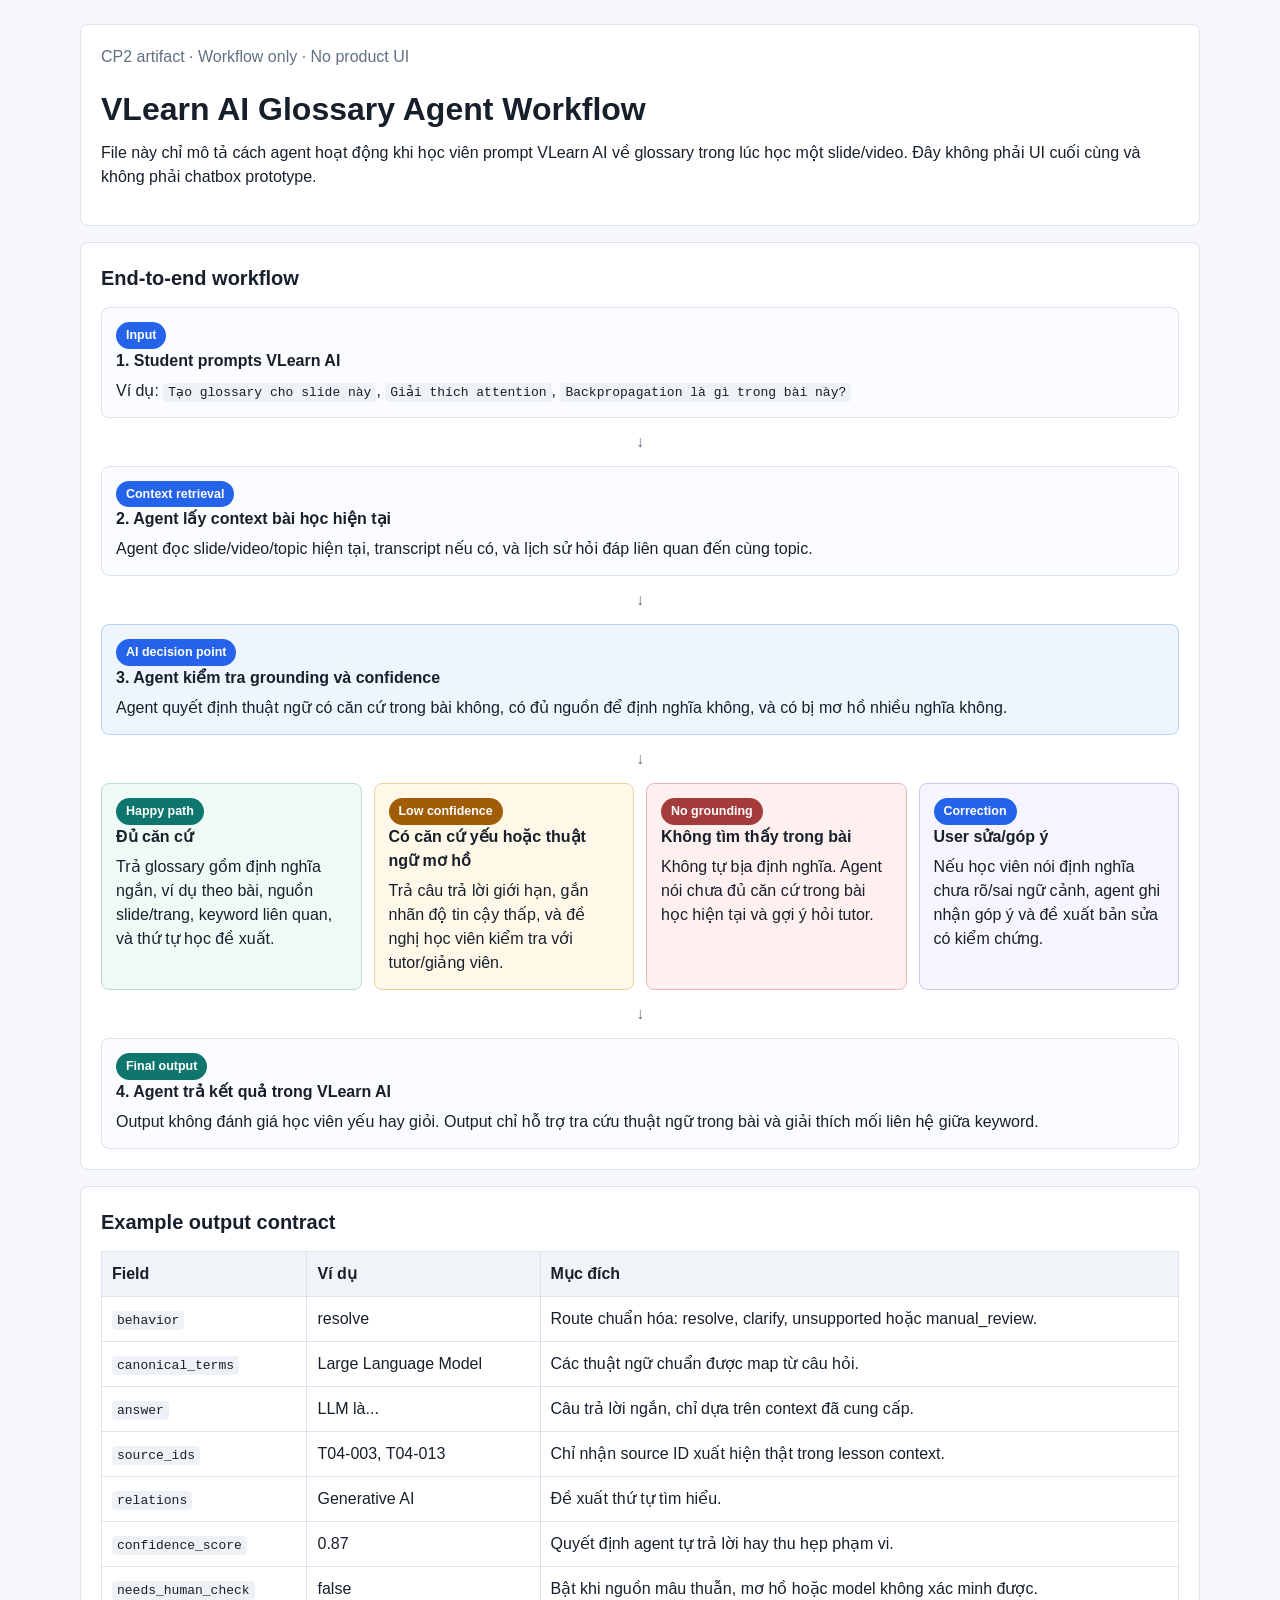
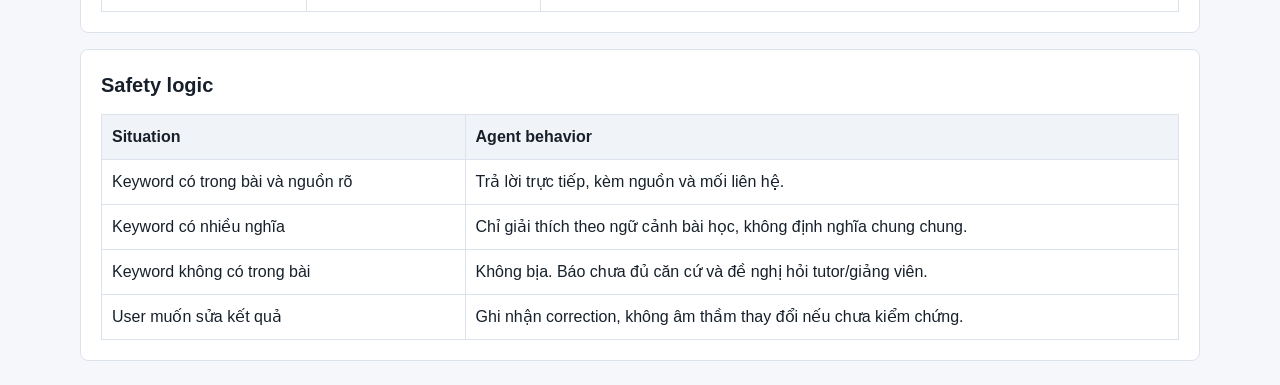
<file: codebase/index.html>
<!doctype html>
<html lang="vi">
  <head>
    <meta charset="utf-8" />
    <meta name="viewport" content="width=device-width, initial-scale=1" />
    <title>CP2 Workflow - VLearn AI Glossary Agent</title>
    <style>
      :root {
        --bg: #f6f7fb;
        --card: #ffffff;
        --ink: #17202a;
        --muted: #617083;
        --line: #dce3ec;
        --blue: #2563eb;
        --green: #0f766e;
        --amber: #a15c07;
        --red: #a43c3c;
      }

      * {
        box-sizing: border-box;
      }

      body {
        margin: 0;
        background: var(--bg);
        color: var(--ink);
        font-family: Arial, Helvetica, sans-serif;
        line-height: 1.5;
      }

      main {
        width: min(1120px, calc(100vw - 32px));
        margin: 24px auto;
      }

      header,
      section {
        border: 1px solid var(--line);
        border-radius: 8px;
        background: var(--card);
        padding: 20px;
      }

      section {
        margin-top: 16px;
      }

      h1,
      h2,
      h3,
      p {
        margin-top: 0;
      }

      h1 {
        margin-bottom: 8px;
        font-size: 2rem;
      }

      h2 {
        margin-bottom: 14px;
        font-size: 1.25rem;
      }

      .muted {
        color: var(--muted);
      }

      .flow {
        display: grid;
        gap: 12px;
      }

      .node {
        border: 1px solid var(--line);
        border-radius: 8px;
        padding: 14px;
        background: #fbfcff;
      }

      .node strong {
        display: block;
        margin-bottom: 6px;
      }

      .decision {
        border-color: #b9d0f5;
        background: #eef5ff;
      }

      .output {
        border-color: #b9ded8;
        background: #effaf7;
      }

      .warning {
        border-color: #edd19f;
        background: #fff7e8;
      }

      .failure {
        border-color: #e7b9b9;
        background: #fff0f0;
      }

      .correction {
        border-color: #c9c8f1;
        background: #f5f4ff;
      }

      .arrow {
        color: var(--muted);
        font-weight: 700;
        text-align: center;
      }

      .branches {
        display: grid;
        grid-template-columns: repeat(4, minmax(0, 1fr));
        gap: 12px;
      }

      .tag {
        display: inline-block;
        border-radius: 999px;
        padding: 4px 10px;
        color: #fff;
        font-size: 0.78rem;
        font-weight: 700;
      }

      .blue {
        background: var(--blue);
      }

      .green {
        background: var(--green);
      }

      .amber {
        background: var(--amber);
      }

      .red {
        background: var(--red);
      }

      table {
        width: 100%;
        border-collapse: collapse;
      }

      th,
      td {
        border: 1px solid var(--line);
        padding: 10px;
        text-align: left;
        vertical-align: top;
      }

      th {
        background: #f0f3f7;
      }

      code {
        border-radius: 4px;
        background: #eef2f7;
        padding: 2px 5px;
      }

      @media (max-width: 900px) {
        .branches {
          grid-template-columns: 1fr;
        }
      }
    </style>
  </head>
  <body>
    <main>
      <header>
        <p class="muted">CP2 artifact · Workflow only · No product UI</p>
        <h1>VLearn AI Glossary Agent Workflow</h1>
        <p>
          File này chỉ mô tả cách agent hoạt động khi học viên prompt VLearn AI về glossary trong lúc học
          một slide/video. Đây không phải UI cuối cùng và không phải chatbox prototype.
        </p>
      </header>

      <section>
        <h2>End-to-end workflow</h2>
        <div class="flow">
          <div class="node">
            <span class="tag blue">Input</span>
            <strong>1. Student prompts VLearn AI</strong>
            Ví dụ: <code>Tạo glossary cho slide này</code>, <code>Giải thích attention</code>,
            <code>Backpropagation là gì trong bài này?</code>
          </div>

          <div class="arrow">↓</div>

          <div class="node">
            <span class="tag blue">Context retrieval</span>
            <strong>2. Agent lấy context bài học hiện tại</strong>
            Agent đọc slide/video/topic hiện tại, transcript nếu có, và lịch sử hỏi đáp liên quan đến cùng topic.
          </div>

          <div class="arrow">↓</div>

          <div class="node decision">
            <span class="tag blue">AI decision point</span>
            <strong>3. Agent kiểm tra grounding và confidence</strong>
            Agent quyết định thuật ngữ có căn cứ trong bài không, có đủ nguồn để định nghĩa không, và có bị mơ hồ
            nhiều nghĩa không.
          </div>

          <div class="arrow">↓</div>

          <div class="branches">
            <div class="node output">
              <span class="tag green">Happy path</span>
              <strong>Đủ căn cứ</strong>
              Trả glossary gồm định nghĩa ngắn, ví dụ theo bài, nguồn slide/trang, keyword liên quan, và thứ tự học
              đề xuất.
            </div>

            <div class="node warning">
              <span class="tag amber">Low confidence</span>
              <strong>Có căn cứ yếu hoặc thuật ngữ mơ hồ</strong>
              Trả câu trả lời giới hạn, gắn nhãn độ tin cậy thấp, và đề nghị học viên kiểm tra với tutor/giảng viên.
            </div>

            <div class="node failure">
              <span class="tag red">No grounding</span>
              <strong>Không tìm thấy trong bài</strong>
              Không tự bịa định nghĩa. Agent nói chưa đủ căn cứ trong bài học hiện tại và gợi ý hỏi tutor.
            </div>

            <div class="node correction">
              <span class="tag blue">Correction</span>
              <strong>User sửa/góp ý</strong>
              Nếu học viên nói định nghĩa chưa rõ/sai ngữ cảnh, agent ghi nhận góp ý và đề xuất bản sửa có kiểm chứng.
            </div>
          </div>

          <div class="arrow">↓</div>

          <div class="node">
            <span class="tag green">Final output</span>
            <strong>4. Agent trả kết quả trong VLearn AI</strong>
            Output không đánh giá học viên yếu hay giỏi. Output chỉ hỗ trợ tra cứu thuật ngữ trong bài và giải thích
            mối liên hệ giữa keyword.
          </div>
        </div>
      </section>

      <section>
        <h2>Example output contract</h2>
        <table>
          <thead>
            <tr>
              <th>Field</th>
              <th>Ví dụ</th>
              <th>Mục đích</th>
            </tr>
          </thead>
          <tbody>
            <tr>
              <td><code>behavior</code></td>
              <td>resolve</td>
              <td>Route chuẩn hóa: resolve, clarify, unsupported hoặc manual_review.</td>
            </tr>
            <tr>
              <td><code>canonical_terms</code></td>
              <td>Large Language Model</td>
              <td>Các thuật ngữ chuẩn được map từ câu hỏi.</td>
            </tr>
            <tr>
              <td><code>answer</code></td>
              <td>LLM là...</td>
              <td>Câu trả lời ngắn, chỉ dựa trên context đã cung cấp.</td>
            </tr>
            <tr>
              <td><code>source_ids</code></td>
              <td>T04-003, T04-013</td>
              <td>Chỉ nhận source ID xuất hiện thật trong lesson context.</td>
            </tr>
            <tr>
              <td><code>relations</code></td>
              <td>Generative AI</td>
              <td>Đề xuất thứ tự tìm hiểu.</td>
            </tr>
            <tr>
              <td><code>confidence_score</code></td>
              <td>0.87</td>
              <td>Quyết định agent tự trả lời hay thu hẹp phạm vi.</td>
            </tr>
            <tr>
              <td><code>needs_human_check</code></td>
              <td>false</td>
              <td>Bật khi nguồn mâu thuẫn, mơ hồ hoặc model không xác minh được.</td>
            </tr>
          </tbody>
        </table>
      </section>

      <section>
        <h2>Safety logic</h2>
        <table>
          <thead>
            <tr>
              <th>Situation</th>
              <th>Agent behavior</th>
            </tr>
          </thead>
          <tbody>
            <tr>
              <td>Keyword có trong bài và nguồn rõ</td>
              <td>Trả lời trực tiếp, kèm nguồn và mối liên hệ.</td>
            </tr>
            <tr>
              <td>Keyword có nhiều nghĩa</td>
              <td>Chỉ giải thích theo ngữ cảnh bài học, không định nghĩa chung chung.</td>
            </tr>
            <tr>
              <td>Keyword không có trong bài</td>
              <td>Không bịa. Báo chưa đủ căn cứ và đề nghị hỏi tutor/giảng viên.</td>
            </tr>
            <tr>
              <td>User muốn sửa kết quả</td>
              <td>Ghi nhận correction, không âm thầm thay đổi nếu chưa kiểm chứng.</td>
            </tr>
          </tbody>
        </table>
      </section>
    </main>
  </body>
</html>
</file>
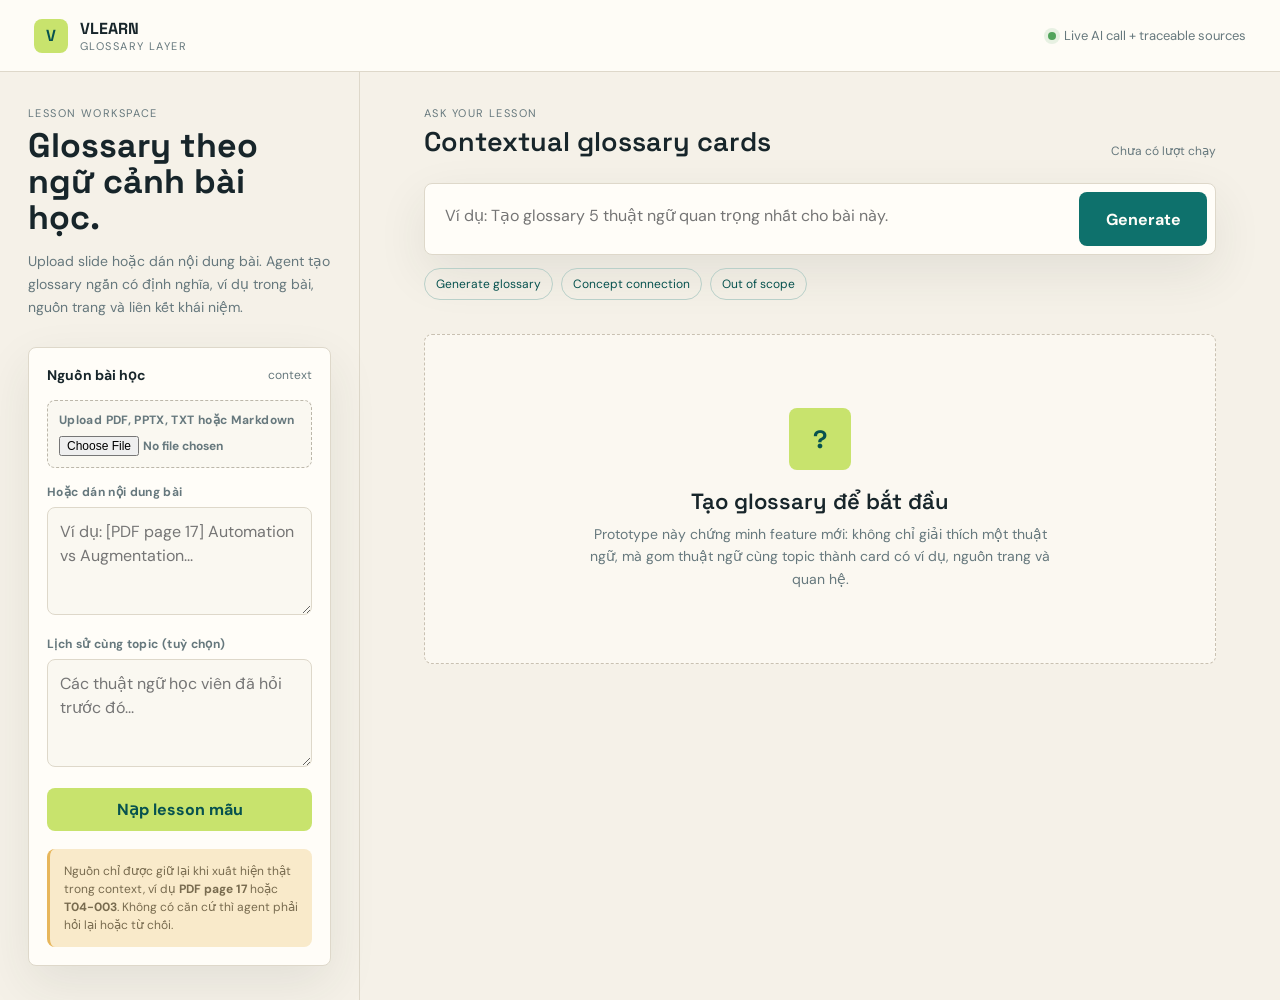
<file: codebase/templates/index.html>
<!doctype html>
<html lang="vi">
  <head>
    <meta charset="utf-8" />
    <meta name="viewport" content="width=device-width, initial-scale=1" />
    <title>VLearn Contextual Glossary</title>
    <style>
      @import url("https://fonts.googleapis.com/css2?family=DM+Sans:wght@400;500;600;700&family=Space+Grotesk:wght@500;600;700&display=swap");

      :root {
        --ink: #17252a;
        --muted: #66787d;
        --paper: #f5f1e8;
        --panel: #fffdf8;
        --line: #ded8ca;
        --teal: #0e716c;
        --teal-dark: #07524f;
        --lime: #c8e36d;
        --gold: #e7b65b;
        --shadow: 0 18px 50px rgba(45, 51, 43, .09);
      }

      * { box-sizing: border-box; }
      [hidden] { display: none !important; }
      body { margin: 0; color: var(--ink); background: var(--paper); font-family: "DM Sans", "Segoe UI", sans-serif; }
      button, textarea, input { font: inherit; }
      button { cursor: pointer; }
      .topbar { height: 72px; display: flex; align-items: center; justify-content: space-between; padding: 0 34px; border-bottom: 1px solid var(--line); background: rgba(255, 253, 248, .9); }
      .brand { display: flex; align-items: center; gap: 12px; }
      .brand-mark { width: 34px; height: 34px; display: grid; place-items: center; color: var(--teal-dark); background: var(--lime); border-radius: 8px; font-family: "Space Grotesk", sans-serif; font-weight: 700; }
      .brand-name { font-family: "Space Grotesk", sans-serif; font-weight: 700; }
      .eyebrow { color: var(--muted); font-size: 11px; letter-spacing: .13em; text-transform: uppercase; }
      .top-status { display: flex; align-items: center; gap: 8px; color: var(--muted); font-size: 13px; }
      .status-dot { width: 8px; height: 8px; border-radius: 50%; background: #52a45c; box-shadow: 0 0 0 4px rgba(82, 164, 92, .13); }
      .workspace { display: grid; grid-template-columns: 360px minmax(0, 1fr); max-width: 1480px; min-height: calc(100vh - 72px); margin: 0 auto; }
      .sidebar { padding: 34px 28px; border-right: 1px solid var(--line); }
      .sidebar h1 { margin: 8px 0 12px; max-width: 290px; font: 700 34px/1.06 "Space Grotesk", sans-serif; }
      .sidebar-intro { color: var(--muted); font-size: 14px; line-height: 1.65; }
      .lesson-panel { margin-top: 28px; padding: 18px; background: var(--panel); border: 1px solid var(--line); border-radius: 8px; box-shadow: var(--shadow); }
      .panel-head { display: flex; align-items: center; justify-content: space-between; gap: 10px; margin-bottom: 14px; }
      .panel-title { font-weight: 700; font-size: 14px; }
      .panel-count { color: var(--muted); font-size: 12px; }
      label { display: block; margin: 16px 0 7px; color: var(--muted); font-size: 12px; font-weight: 700; letter-spacing: .03em; }
      textarea { width: 100%; min-height: 108px; resize: vertical; padding: 12px; color: var(--ink); background: #faf8f1; border: 1px solid var(--line); border-radius: 8px; outline: none; line-height: 1.5; }
      textarea:focus { border-color: var(--teal); box-shadow: 0 0 0 3px rgba(14, 113, 108, .12); }
      .file-input { display: block; padding: 11px; color: var(--muted); background: #faf8f1; border: 1px dashed #bcb7aa; border-radius: 8px; font-size: 12px; }
      .file-input input { width: 100%; margin-top: 8px; font-size: 12px; }
      .demo-button { width: 100%; margin-top: 16px; padding: 11px 13px; color: var(--teal-dark); background: var(--lime); border: 0; border-radius: 8px; font-weight: 700; }
      .sidebar-note { margin-top: 18px; padding: 13px 14px; color: #786b4f; background: #f9eaca; border-left: 3px solid var(--gold); border-radius: 8px; font-size: 12px; line-height: 1.5; }
      .content { min-width: 0; padding: 34px clamp(24px, 5vw, 72px) 64px; }
      .content-head { display: flex; align-items: end; justify-content: space-between; gap: 20px; max-width: 960px; }
      .content-head h2 { margin: 4px 0 0; font: 600 27px "Space Grotesk", sans-serif; }
      .run-label { color: var(--muted); font-size: 12px; }
      .query-box { display: flex; gap: 10px; max-width: 960px; margin-top: 24px; padding: 8px; background: var(--panel); border: 1px solid var(--line); border-radius: 8px; box-shadow: var(--shadow); }
      .query-box textarea { min-height: 54px; height: 54px; border: 0; background: transparent; box-shadow: none; resize: none; }
      .query-box textarea:focus { box-shadow: none; }
      .ask-button { align-self: stretch; min-width: 128px; padding: 0 18px; color: #fffdf8; background: var(--teal); border: 0; border-radius: 8px; font-weight: 700; }
      .ask-button:disabled { opacity: .6; cursor: wait; }
      .suggestions { display: flex; flex-wrap: wrap; gap: 8px; max-width: 960px; margin-top: 13px; }
      .suggestion { padding: 7px 11px; color: var(--teal-dark); background: transparent; border: 1px solid #b9d0c9; border-radius: 999px; font-size: 12px; }
      .result-shell { max-width: 960px; margin-top: 34px; }
      .empty-state { min-height: 330px; display: grid; place-items: center; padding: 36px; text-align: center; background: rgba(255, 253, 248, .55); border: 1px dashed #c9c1b2; border-radius: 8px; }
      .empty-icon { width: 62px; height: 62px; display: grid; place-items: center; margin: 0 auto 17px; color: var(--teal-dark); background: var(--lime); border-radius: 8px; font: 700 25px "Space Grotesk", sans-serif; }
      .empty-state h3 { margin: 0 0 8px; font: 600 22px "Space Grotesk", sans-serif; }
      .empty-state p { max-width: 470px; margin: 0; color: var(--muted); font-size: 14px; line-height: 1.6; }
      .result-card { overflow: hidden; background: var(--panel); border: 1px solid var(--line); border-radius: 8px; box-shadow: var(--shadow); }
      .result-top { display: flex; align-items: center; justify-content: space-between; gap: 16px; padding: 18px 22px; border-bottom: 1px solid var(--line); }
      .behavior { display: inline-flex; align-items: center; gap: 8px; padding: 7px 10px; border-radius: 999px; font-size: 12px; font-weight: 700; }
      .behavior::before { content: ""; width: 7px; height: 7px; border-radius: 50%; background: currentColor; }
      .behavior.resolve { color: #2d754a; background: #e1f2df; }
      .behavior.clarify { color: #916718; background: #f9eaca; }
      .behavior.unsupported { color: #a2473d; background: #f9dfd8; }
      .behavior.manual_review { color: #5f579b; background: #e6e3f7; }
      .confidence { color: var(--muted); font-size: 12px; }
      .answer-block { padding: 22px; }
      .answer-block h3 { margin: 0 0 10px; font: 600 24px/1.2 "Space Grotesk", sans-serif; }
      .answer { max-width: 760px; margin: 0; font-size: 16px; line-height: 1.65; }
      .human-check { display: inline-block; margin-top: 14px; padding: 6px 9px; color: #916718; background: #fff2ca; border-radius: 6px; font-size: 12px; font-weight: 700; }
      .glossary-list { display: grid; gap: 12px; padding: 0 22px 22px; }
      .term-card { padding: 16px; background: #faf8f1; border: 1px solid var(--line); border-radius: 8px; }
      .term-card h4 { margin: 0 0 8px; font: 700 18px/1.25 "Space Grotesk", sans-serif; }
      .term-card p { margin: 8px 0; color: var(--ink); font-size: 14px; line-height: 1.55; }
      .meta-label { color: var(--muted); font-weight: 700; }
      .chips, .source-list { display: flex; flex-wrap: wrap; gap: 7px; margin-top: 10px; }
      .chip { padding: 6px 9px; color: var(--teal-dark); background: #e5f1df; border-radius: 6px; font-size: 12px; font-weight: 700; }
      .source { padding: 6px 9px; color: #765e29; background: #f8e9c8; border-radius: 6px; font: 600 12px "Space Grotesk", sans-serif; }
      .connections { padding: 18px 22px; border-top: 1px solid var(--line); background: #f9f4e8; }
      .connections h4, .detail h4 { margin: 0 0 10px; color: var(--muted); font-size: 11px; letter-spacing: .12em; text-transform: uppercase; }
      .connections ul { margin: 0; padding-left: 18px; }
      .connections li { margin: 6px 0; font-size: 14px; line-height: 1.5; }
      .detail-grid { display: grid; grid-template-columns: 1fr 1fr; gap: 1px; background: var(--line); border-top: 1px solid var(--line); }
      .detail { min-height: 105px; padding: 18px 22px; background: var(--panel); }
      .empty-detail { color: var(--muted); font-size: 13px; }
      .error-card { padding: 18px 20px; color: #933e35; background: #f9dfd8; border: 1px solid #e8b8ad; border-radius: 8px; }
      .loading-card { padding: 28px; color: var(--muted); background: var(--panel); border: 1px solid var(--line); border-radius: 8px; }
      .spinner { display: inline-block; width: 16px; height: 16px; margin-right: 8px; vertical-align: -3px; border: 2px solid #c6d0c7; border-top-color: var(--teal); border-radius: 50%; animation: spin .8s linear infinite; }
      @keyframes spin { to { transform: rotate(360deg); } }
      .sr-only { position: absolute; width: 1px; height: 1px; padding: 0; margin: -1px; overflow: hidden; clip: rect(0, 0, 0, 0); white-space: nowrap; border: 0; }
      @media (max-width: 850px) {
        .topbar { padding: 0 18px; }
        .top-status { display: none; }
        .workspace { display: block; }
        .sidebar { padding: 26px 18px; border-right: 0; border-bottom: 1px solid var(--line); }
        .sidebar h1 { max-width: none; font-size: 32px; }
        .content { padding: 26px 18px 48px; }
        .content-head { align-items: start; flex-direction: column; gap: 5px; }
      }
      @media (max-width: 560px) {
        .query-box { display: block; }
        .ask-button { width: 100%; min-height: 45px; }
        .detail-grid { grid-template-columns: 1fr; }
        .result-top { align-items: start; flex-direction: column; }
      }
    </style>
  </head>
  <body>
    <div class="app">
      <header class="topbar">
        <div class="brand">
          <div class="brand-mark">V</div>
          <div>
            <div class="brand-name">VLEARN</div>
            <div class="eyebrow">Glossary layer</div>
          </div>
        </div>
        <div class="top-status"><span class="status-dot"></span> Live AI call + traceable sources</div>
      </header>

      <div class="workspace">
        <aside class="sidebar">
          <div class="eyebrow">Lesson workspace</div>
          <h1>Glossary theo ngữ cảnh bài học.</h1>
          <p class="sidebar-intro">Upload slide hoặc dán nội dung bài. Agent tạo glossary ngắn có định nghĩa, ví dụ trong bài, nguồn trang và liên kết khái niệm.</p>

          <form id="decision-form" class="lesson-panel">
            <div class="panel-head">
              <span class="panel-title">Nguồn bài học</span>
              <span class="panel-count">context</span>
            </div>
            <label class="file-input" for="lesson_file">
              Upload PDF, PPTX, TXT hoặc Markdown
              <input id="lesson_file" name="lesson_file" type="file" accept=".pdf,.pptx,.txt,.md" />
            </label>
            <label for="lesson_context">Hoặc dán nội dung bài</label>
            <textarea id="lesson_context" name="lesson_context" placeholder="Ví dụ: [PDF page 17] Automation vs Augmentation..."></textarea>
            <label for="topic_history">Lịch sử cùng topic <span class="panel-count">(tuỳ chọn)</span></label>
            <textarea id="topic_history" name="topic_history" placeholder="Các thuật ngữ học viên đã hỏi trước đó..."></textarea>
            <button class="demo-button" id="demo-button" type="button">Nạp lesson mẫu</button>
            <div class="sidebar-note">Nguồn chỉ được giữ lại khi xuất hiện thật trong context, ví dụ <strong>PDF page 17</strong> hoặc <strong>T04-003</strong>. Không có căn cứ thì agent phải hỏi lại hoặc từ chối.</div>
          </form>
        </aside>

        <main class="content">
          <div class="content-head">
            <div>
              <div class="eyebrow">Ask your lesson</div>
              <h2>Contextual glossary cards</h2>
            </div>
            <span class="run-label" id="run-label">Chưa có lượt chạy</span>
          </div>

          <form id="query-form" class="query-box">
            <label class="sr-only" for="user_query">Câu hỏi của học viên</label>
            <textarea id="user_query" name="user_query" placeholder="Ví dụ: Tạo glossary 5 thuật ngữ quan trọng nhất cho bài này." required></textarea>
            <button class="ask-button" id="submit-button" type="submit">Generate</button>
          </form>
          <div class="suggestions" aria-label="Câu hỏi gợi ý">
            <button class="suggestion" type="button" data-query="Tạo glossary 5 thuật ngữ quan trọng nhất cho bài này.">Generate glossary</button>
            <button class="suggestion" type="button" data-query="Automation, augmentation và cost-of-error liên quan với nhau thế nào?">Concept connection</button>
            <button class="suggestion" type="button" data-query="Mamba State Space Model là gì? Nếu không có trong tài liệu thì nói rõ.">Out of scope</button>
          </div>

          <section class="result-shell" aria-live="polite">
            <div class="empty-state" id="empty-state">
              <div>
                <div class="empty-icon">?</div>
                <h3>Tạo glossary để bắt đầu</h3>
                <p>Prototype này chứng minh feature mới: không chỉ giải thích một thuật ngữ, mà gom thuật ngữ cùng topic thành card có ví dụ, nguồn trang và quan hệ.</p>
              </div>
            </div>
            <div id="result-area" hidden></div>
          </section>
        </main>
      </div>
    </div>

    <script>
      const decisionForm = document.querySelector("#decision-form");
      const queryForm = document.querySelector("#query-form");
      const queryInput = document.querySelector("#user_query");
      const submitButton = document.querySelector("#submit-button");
      const emptyState = document.querySelector("#empty-state");
      const resultArea = document.querySelector("#result-area");
      const runLabel = document.querySelector("#run-label");
      const demoButton = document.querySelector("#demo-button");
      const demoContext = `[PDF page 17]
AUTOMATE
AI làm thay. Chọn khi việc khó, nhàm chán, nguy hiểm hoặc cần scale; người dùng thiếu khả năng tự làm; có đáp án đúng mà mọi người cùng đồng thuận.
AUGMENT
AI hỗ trợ con người. Chọn khi stakes cao, kết quả cần trách nhiệm cá nhân, hoặc người dùng muốn giữ quyền kiểm soát.
Automation vs Augmentation: việc đã automate vẫn gần như luôn cần human oversight như preview, edit, undo.

[PDF page 22]
Reward function quyết định đâu là dự đoán đúng hoặc sai. False Positive là AI gợi ý sai và làm học viên đi sai hướng. False Negative là bỏ sót học viên đang cần giúp.
Cost of error không đối xứng, vì một câu trả lời sai có thể gây hiểu lệch kiến thức nền.

[PDF page 25]
Demo to Production cần baseline, evaluation, controls và operations. Một demo phản hồi đúng vài lần chưa đủ để triển khai production.`;

      function escapeHtml(value) {
        return String(value ?? "").replace(/[&<>'"]/g, (character) => ({"&": "&amp;", "<": "&lt;", ">": "&gt;", "'": "&#39;", '"': "&quot;"}[character]));
      }

      function listMarkup(items, className, emptyText) {
        if (!items || !items.length) return `<span class="empty-detail">${emptyText}</span>`;
        const itemClass = className === "source-list" ? "source" : "chip";
        return `<div class="${className}">${items.map((item) => `<span class="${itemClass}">${escapeHtml(item)}</span>`).join("")}</div>`;
      }

      function renderGlossary(glossary) {
        if (!glossary || !glossary.length) return "";
        return `<div class="glossary-list">${glossary.map((item) => `
          <section class="term-card">
            <h4>${escapeHtml(item.term)}</h4>
            <p><span class="meta-label">Định nghĩa:</span> ${escapeHtml(item.definition)}</p>
            ${item.lesson_example ? `<p><span class="meta-label">Ví dụ trong bài:</span> ${escapeHtml(item.lesson_example)}</p>` : ""}
            ${listMarkup(item.source_refs, "source-list", "Chưa trace được nguồn")}
            ${listMarkup(item.related_terms, "chips", "Chưa có thuật ngữ liên quan")}
          </section>`).join("")}</div>`;
      }

      function renderConnections(connections) {
        if (!connections || !connections.length) return "";
        return `<section class="connections"><h4>Concept connections</h4><ul>${connections.map((item) => `<li>${escapeHtml(item)}</li>`).join("")}</ul></section>`;
      }

      function renderResult(data) {
        const behavior = data.behavior || "clarify";
        const confidence = typeof data.confidence_score === "number" ? `${Math.round(data.confidence_score * 100)}% confidence` : "Chưa xác định confidence";
        const title = data.glossary?.[0]?.term || data.canonical_terms?.[0] || "Lesson glossary";
        resultArea.innerHTML = `
          <article class="result-card">
            <div class="result-top">
              <span class="behavior ${escapeHtml(behavior)}">${escapeHtml(behavior.replace("_", " "))}</span>
              <span class="confidence">${confidence}</span>
            </div>
            <div class="answer-block">
              <div class="eyebrow">Agent summary</div>
              <h3>${escapeHtml(title)}</h3>
              <p class="answer">${escapeHtml(data.answer)}</p>
              ${data.needs_human_check ? '<span class="human-check">Cần human check</span>' : ""}
            </div>
            ${renderGlossary(data.glossary)}
            ${renderConnections(data.concept_connections)}
            <div class="detail-grid">
              <div class="detail"><h4>Source refs</h4>${listMarkup(data.source_refs || data.source_ids, "source-list", "Chưa có source hợp lệ")}</div>
              <div class="detail"><h4>Canonical terms</h4>${listMarkup(data.canonical_terms, "chips", "Không map được thuật ngữ")}</div>
              <div class="detail"><h4>Relations</h4>${listMarkup(data.relations, "chips", "Không có quan hệ liên quan")}</div>
              <div class="detail"><h4>Decision</h4><span class="empty-detail">${escapeHtml(behavior === "resolve" ? "Đủ căn cứ để tạo glossary." : behavior === "clarify" ? "Cần thêm ngữ cảnh trước khi kết luận." : behavior === "manual_review" ? "Nguồn cần được giảng viên kiểm tra." : "Ngoài phạm vi lesson hiện tại.")}</span></div>
            </div>
          </article>`;
        emptyState.hidden = true;
        resultArea.hidden = false;
      }

      function renderError(message) {
        resultArea.innerHTML = `<div class="error-card"><strong>Không thể chạy agent.</strong><br />${escapeHtml(message)}</div>`;
        emptyState.hidden = true;
        resultArea.hidden = false;
      }

      demoButton.addEventListener("click", () => {
        document.querySelector("#lesson_context").value = demoContext;
        document.querySelector("#topic_history").value = "Học viên đã hỏi về automation, augmentation và cost-of-error trong cùng topic.";
        queryInput.value = "Tạo glossary 5 thuật ngữ quan trọng nhất cho bài này.";
        queryInput.focus();
      });

      document.querySelectorAll("[data-query]").forEach((button) => {
        button.addEventListener("click", () => {
          queryInput.value = button.dataset.query;
          queryInput.focus();
        });
      });

      queryForm.addEventListener("submit", async (event) => {
        event.preventDefault();
        const lessonContext = document.querySelector("#lesson_context").value.trim();
        const file = document.querySelector("#lesson_file").files[0];
        if (!lessonContext && !file) {
          renderError("Hãy nạp lesson mẫu, dán context hoặc upload tài liệu trước.");
          return;
        }
        submitButton.disabled = true;
        resultArea.innerHTML = '<div class="loading-card"><span class="spinner"></span>Agent đang đọc lesson, chọn thuật ngữ và trace nguồn...</div>';
        emptyState.hidden = true;
        resultArea.hidden = false;
        runLabel.textContent = "Đang xử lý...";
        const payload = new FormData(decisionForm);
        payload.set("user_query", queryInput.value.trim());
        try {
          const response = await fetch("/api/decide", { method: "POST", body: payload });
          const data = await response.json();
          if (!response.ok) throw new Error(data.error || "Request thất bại");
          renderResult(data);
          runLabel.textContent = `Đã chạy lúc ${new Date().toLocaleTimeString("vi-VN", { hour: "2-digit", minute: "2-digit" })}`;
        } catch (error) {
          renderError(error.message);
          runLabel.textContent = "Lượt chạy thất bại";
        } finally {
          submitButton.disabled = false;
        }
      });
    </script>
  </body>
</html>
</file>
